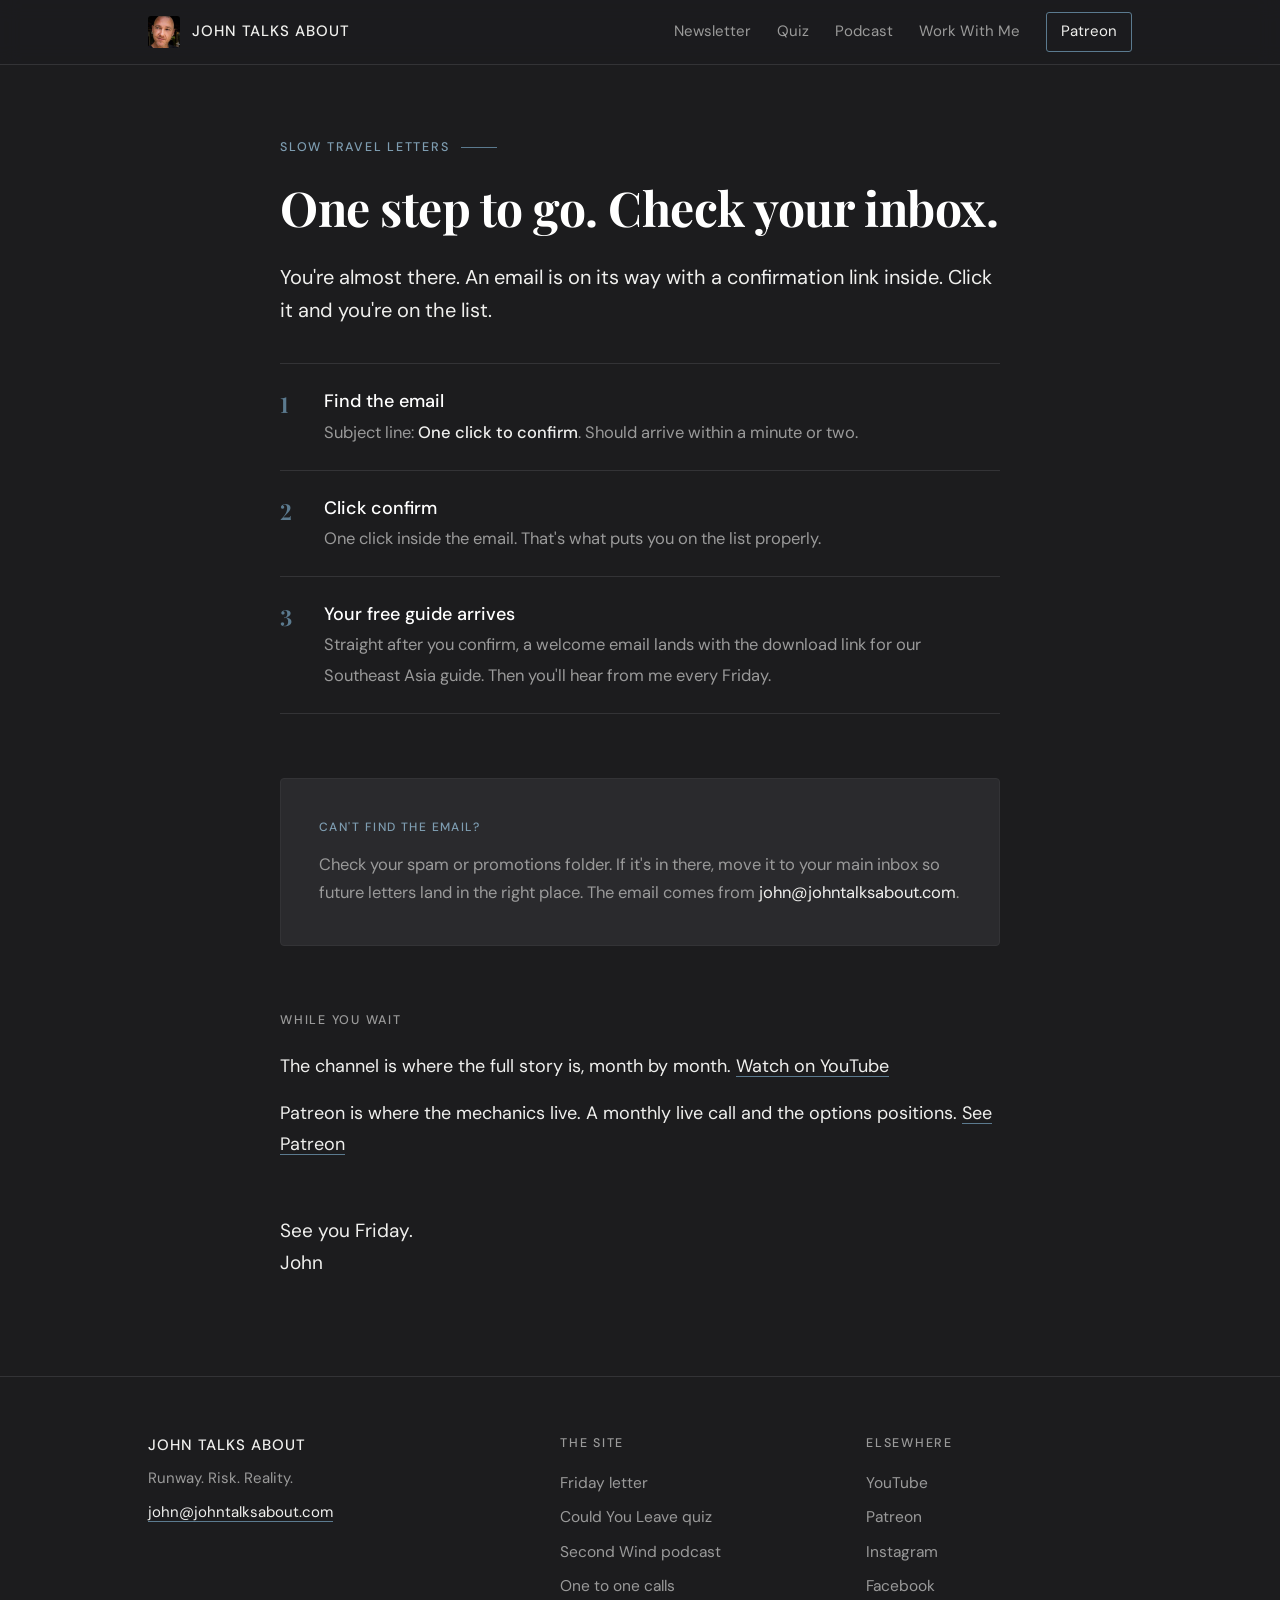
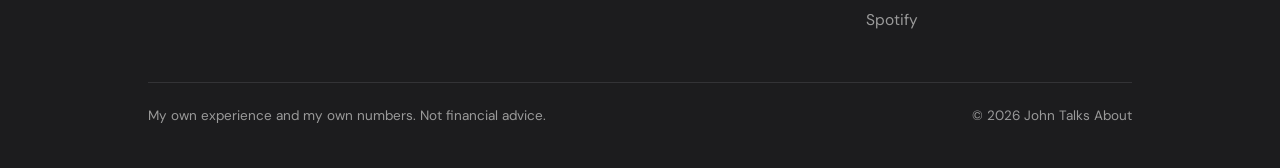
<file: check-email/index.html>
<!DOCTYPE html>
<html lang="en-GB">
<head>
<meta charset="utf-8">
<meta name="viewport" content="width=device-width, initial-scale=1">
<title>Check your inbox | John Talks About</title>
<meta name="description" content="One step to go. Confirm your email to get the Friday letter.">
<meta name="robots" content="noindex,follow">
<link rel="canonical" href="https://www.johntalksabout.com/check-email/">
<meta property="og:type" content="website">
<meta property="og:site_name" content="John Talks About">
<meta property="og:title" content="Check your inbox | John Talks About">
<meta property="og:description" content="One step to go. Confirm your email to get the Friday letter.">
<meta property="og:url" content="https://www.johntalksabout.com/check-email/">
<meta property="og:image" content="https://www.johntalksabout.com/assets/share.jpg">
<meta property="og:image:width" content="1200">
<meta property="og:image:height" content="630">
<meta name="twitter:card" content="summary_large_image">
<meta name="theme-color" content="#1C1C1E">
<link rel="icon" type="image/png" sizes="48x48" href="/assets/icon-48.png">
<link rel="apple-touch-icon" href="/assets/icon-180.png">
<link rel="preload" href="/assets/fonts/playfair-display-latin-700-normal.woff2" as="font" type="font/woff2" crossorigin>
<link rel="preload" href="/assets/fonts/dm-sans-latin-400-normal.woff2" as="font" type="font/woff2" crossorigin>
<link rel="stylesheet" href="/assets/site.css">
</head>
<body>
<a class="skip" href="#main">Skip to content</a>
<header class="site-head"><div class="wrap head-row">
  <a class="brand" href="/"><img src="/assets/john-small.jpg" width="64" height="64" alt="">John Talks About</a>
  <nav class="site-nav" aria-label="Main"><a href="/subscribe/">Newsletter</a><a href="/could-you-leave/">Quiz</a><a href="/#podcast">Podcast</a><a href="/work-with-me/">Work With Me</a><a class="nav-cta" href="https://www.patreon.com/cw/JohnTalksAbout" target="_blank" rel="noopener">Patreon</a></nav>
</div></header>
<main id="main">
<div class="page"><div class="wrap"><div class="narrow">
  <div class="kicker">Slow Travel Letters</div>
  <h1 class="page-h1">One step to go. Check your inbox.</h1>
  <p class="lead">You're almost there. An email is on its way with a confirmation link inside. Click it and you're on the list.</p>
  <ol class="steps">
    <li><div><b>Find the email</b><span>Subject line: <strong style="color:var(--text);font-weight:500">One click to confirm</strong>. Should arrive within a minute or two.</span></div></li>
    <li><div><b>Click confirm</b><span>One click inside the email. That's what puts you on the list properly.</span></div></li>
    <li><div><b>Your free guide arrives</b><span>Straight after you confirm, a welcome email lands with the download link for our Southeast Asia guide. Then you'll hear from me every Friday.</span></div></li>
  </ol>
  <div class="box block">
    <div class="card-eyebrow">Can't find the email?</div>
    <p style="font-size:16.5px;color:var(--muted)">Check your spam or promotions folder. If it's in there, move it to your main inbox so future letters land in the right place. The email comes from <span style="color:var(--text)">john@johntalksabout.com</span>.</p>
  </div>
  <div class="block prose">
    <div class="label">While you wait</div>
    <p>The channel is where the full story is, month by month. <a class="textlink" href="https://youtube.com/@JohnTalksUK" target="_blank" rel="noopener">Watch on YouTube</a></p>
    <p>Patreon is where the mechanics live. A monthly live call and the options positions. <a class="textlink" href="https://www.patreon.com/cw/JohnTalksAbout" target="_blank" rel="noopener">See Patreon</a></p>
  </div>
  <div class="signoff"><p>See you Friday.</p><p>John</p></div>
</div></div></div>
</main>
<footer class="site-foot"><div class="wrap">
  <div class="foot-grid">
    <div><div class="foot-brand">John Talks About</div><div class="foot-tag">Runway. Risk. Reality.</div><div class="foot-tag"><a class="textlink" href="mailto:john@johntalksabout.com">john@johntalksabout.com</a></div></div>
    <div class="foot-col"><div class="label">The site</div><a href="/subscribe/">Friday letter</a><a href="/could-you-leave/">Could You Leave quiz</a><a href="/#podcast">Second Wind podcast</a><a href="/work-with-me/">One to one calls</a></div>
    <div class="foot-col"><div class="label">Elsewhere</div><a href="https://youtube.com/@JohnTalksUK" target="_blank" rel="noopener">YouTube</a><a href="https://www.patreon.com/cw/JohnTalksAbout" target="_blank" rel="noopener">Patreon</a><a href="https://instagram.com/johntalksabout" target="_blank" rel="noopener">Instagram</a><a href="https://www.facebook.com/profile.php?id=61595739610836" target="_blank" rel="noopener">Facebook</a><a href="https://open.spotify.com/show/033ft6zJkqmsLYIiyQBE3k" target="_blank" rel="noopener">Spotify</a></div>
  </div>
  <div class="foot-fine"><span>My own experience and my own numbers. Not financial advice.</span><span>© 2026 John Talks About</span></div>
</div></footer>
<script src="/assets/site.js" defer></script>
<!-- Cloudflare Web Analytics --><script type='module' src='https://static.cloudflareinsights.com/beacon.min.js' data-cf-beacon='{"token": "eed4760fbddf49f697b73f5e62de4ad8"}'></script><!-- End Cloudflare Web Analytics -->
</body>
</html>
</file>
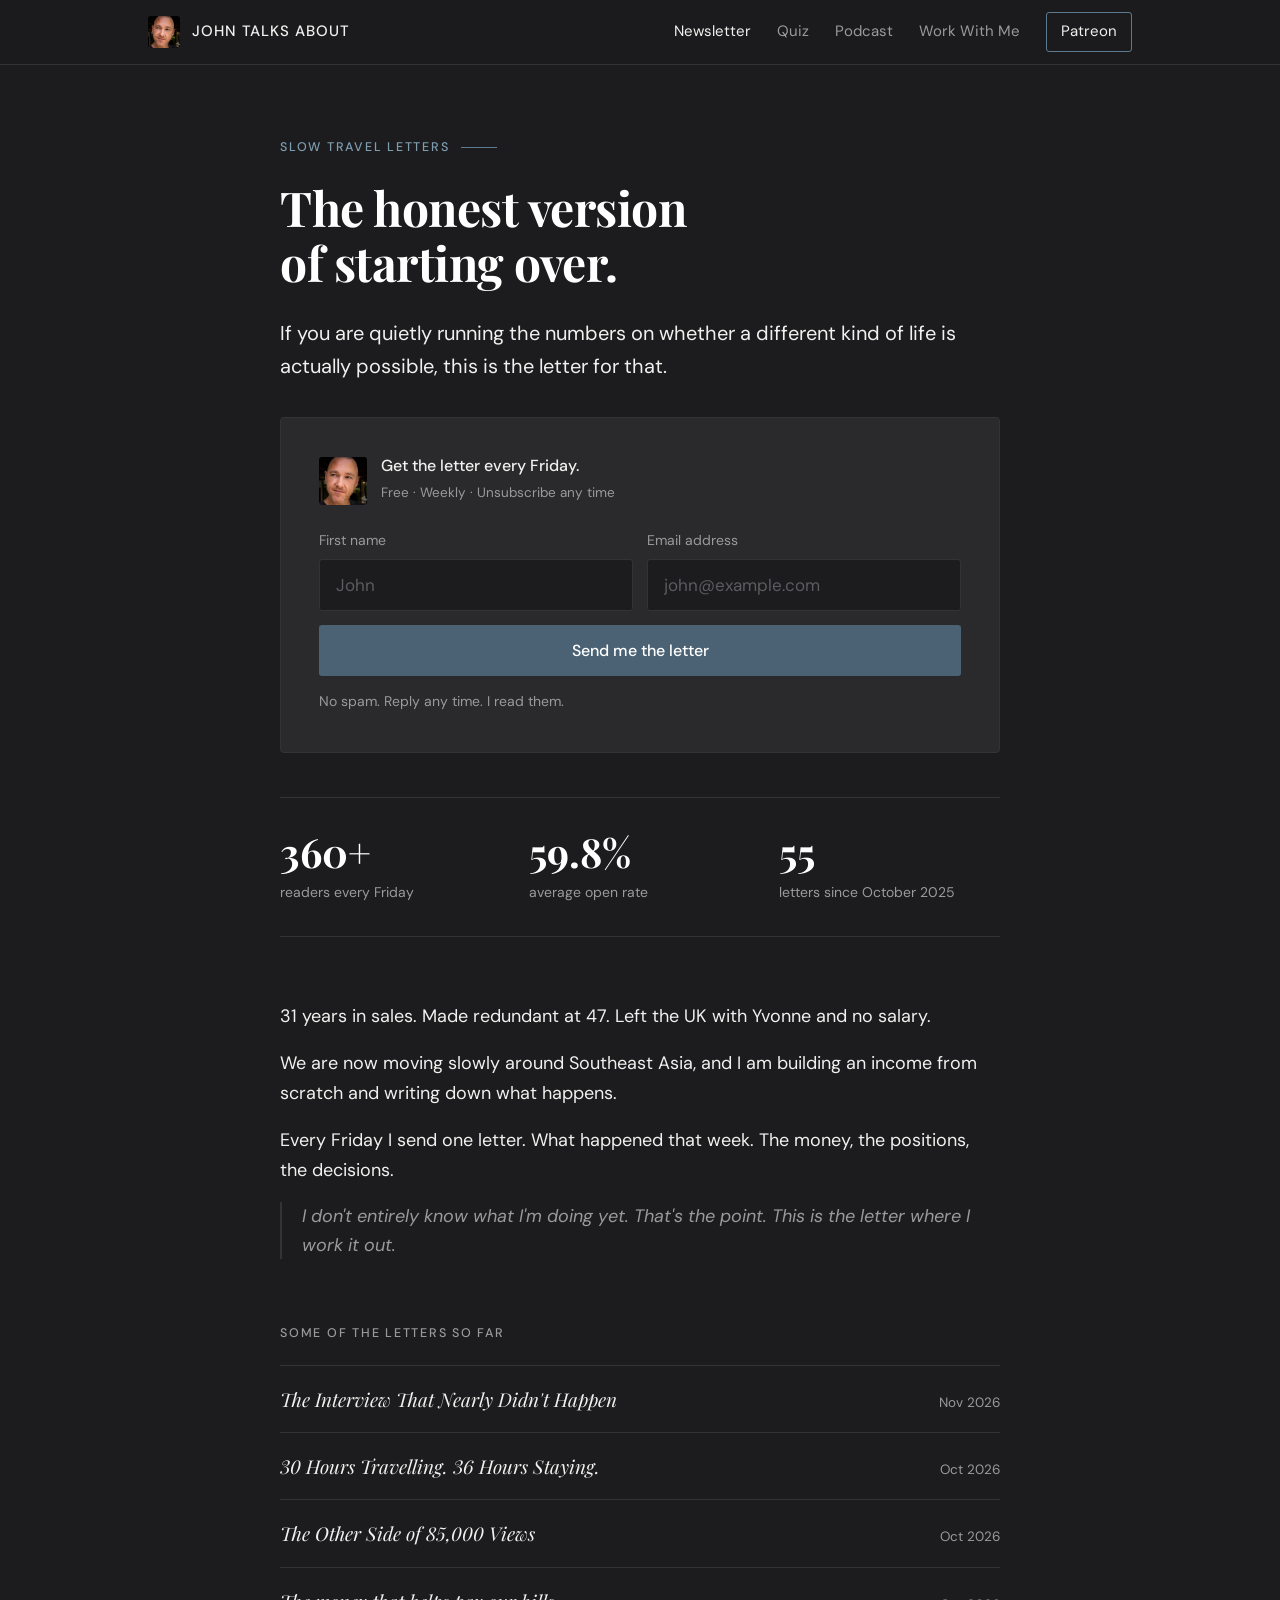
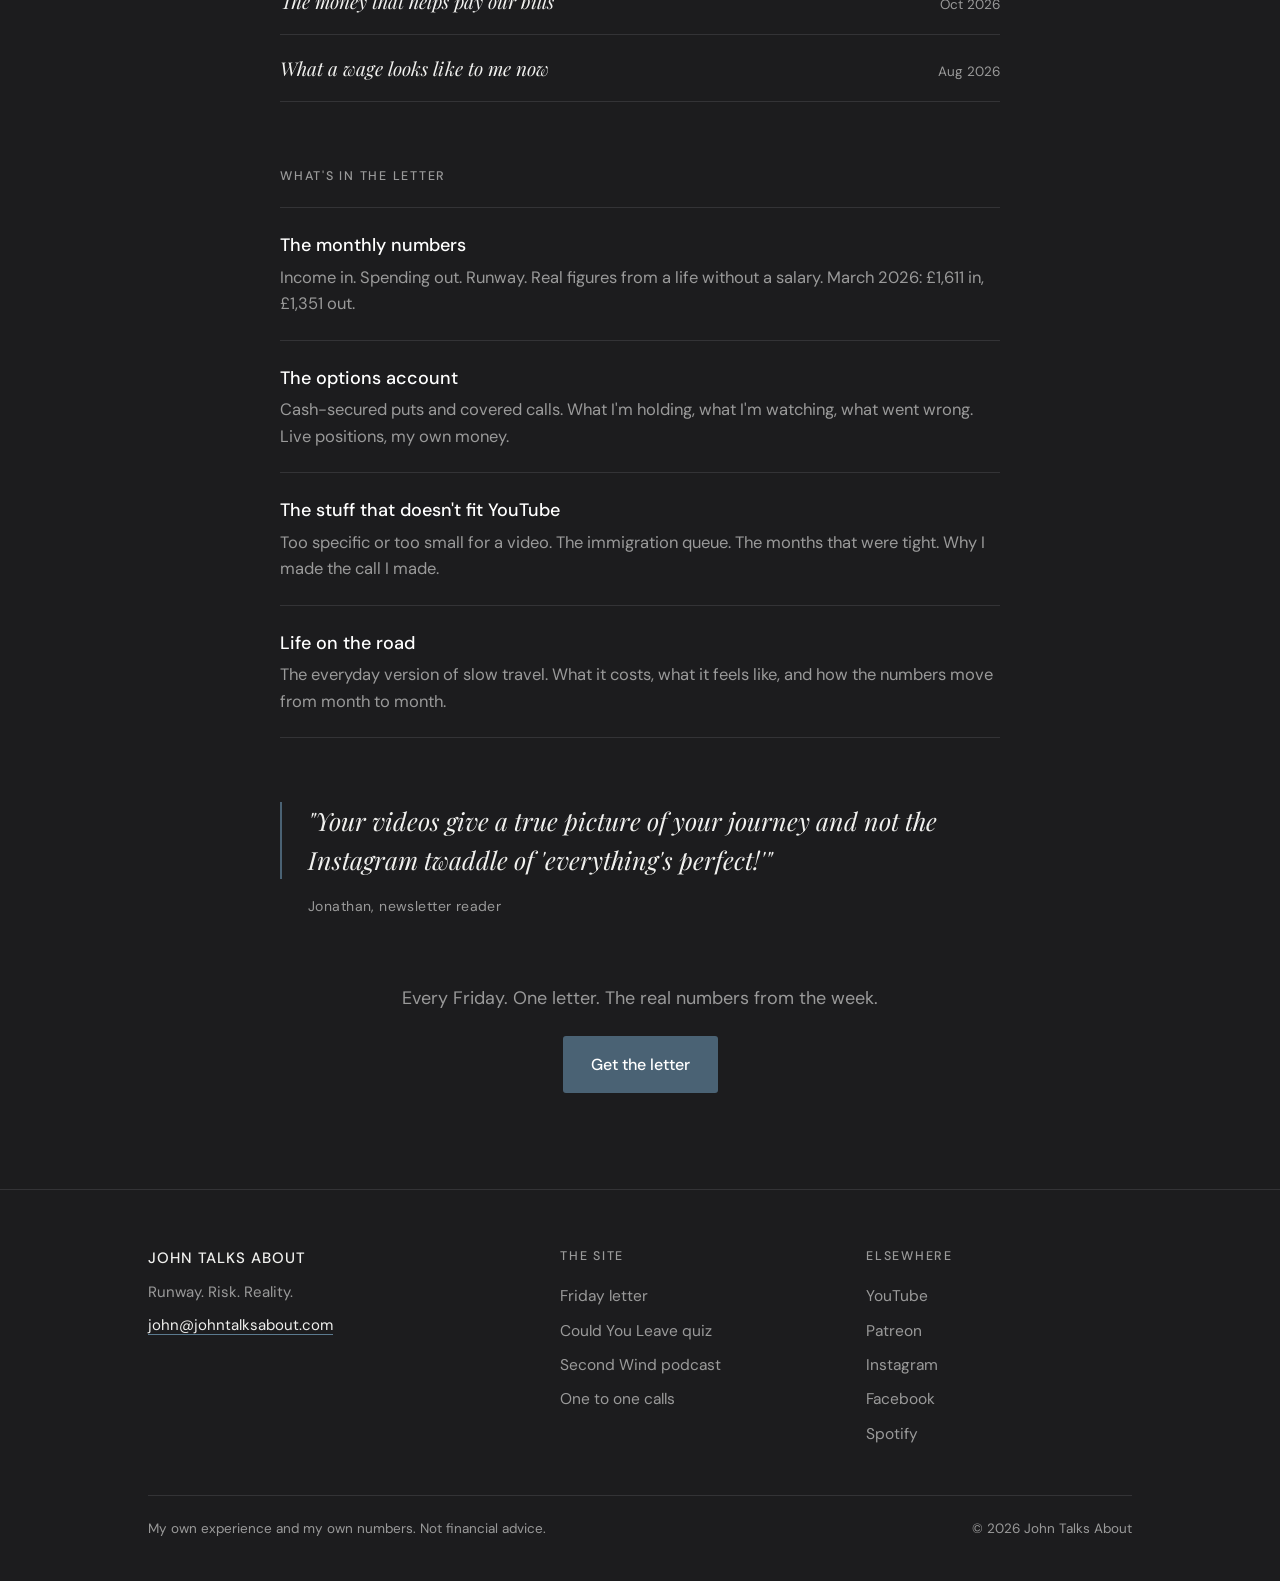
<file: subscribe/index.html>
<!DOCTYPE html>
<html lang="en-GB">
<head>
<meta charset="utf-8">
<meta name="viewport" content="width=device-width, initial-scale=1">
<title>Slow Travel Letters | John Talks About</title>
<meta name="description" content="One letter every Friday. The real numbers from a life without a salary in Southeast Asia.">
<meta name="robots" content="index,follow">
<link rel="canonical" href="https://www.johntalksabout.com/subscribe/">
<meta property="og:type" content="website">
<meta property="og:site_name" content="John Talks About">
<meta property="og:title" content="Slow Travel Letters | John Talks About">
<meta property="og:description" content="One letter every Friday. The real numbers from a life without a salary in Southeast Asia.">
<meta property="og:url" content="https://www.johntalksabout.com/subscribe/">
<meta property="og:image" content="https://www.johntalksabout.com/assets/share.jpg">
<meta property="og:image:width" content="1200">
<meta property="og:image:height" content="630">
<meta name="twitter:card" content="summary_large_image">
<meta name="theme-color" content="#1C1C1E">
<link rel="icon" type="image/png" sizes="48x48" href="/assets/icon-48.png">
<link rel="apple-touch-icon" href="/assets/icon-180.png">
<link rel="preload" href="/assets/fonts/playfair-display-latin-700-normal.woff2" as="font" type="font/woff2" crossorigin>
<link rel="preload" href="/assets/fonts/dm-sans-latin-400-normal.woff2" as="font" type="font/woff2" crossorigin>
<link rel="stylesheet" href="/assets/site.css">
</head>
<body>
<a class="skip" href="#main">Skip to content</a>
<header class="site-head"><div class="wrap head-row">
  <a class="brand" href="/"><img src="/assets/john-small.jpg" width="64" height="64" alt="">John Talks About</a>
  <nav class="site-nav" aria-label="Main"><a href="/subscribe/" aria-current="page">Newsletter</a><a href="/could-you-leave/">Quiz</a><a href="/#podcast">Podcast</a><a href="/work-with-me/">Work With Me</a><a class="nav-cta" href="https://www.patreon.com/cw/JohnTalksAbout" target="_blank" rel="noopener">Patreon</a></nav>
</div></header>
<main id="main">
<div class="page"><div class="wrap"><div class="narrow">
  <div class="kicker">Slow Travel Letters</div>
  <h1 class="page-h1">The honest version of starting over.</h1>
  <p class="lead">If you are quietly running the numbers on whether a different kind of life is actually possible, this is the letter for that.</p>

  <div class="form-card" id="jta-subscribe">
    <div class="from"><img src="/assets/john-small.jpg" width="96" height="96" alt=""><div><b>Get the letter every Friday.</b><span>Free · Weekly · Unsubscribe any time</span></div></div>
    <form method="post" action="https://www.aweber.com/scripts/addlead.pl">
        <input type="hidden" name="meta_web_form_id" value="1048109014">
        <input type="hidden" name="meta_split_id" value="">
        <input type="hidden" name="listname" value="awlist6916238">
        <input type="hidden" name="redirect" value="https://www.johntalksabout.com/check-email">
        <input type="hidden" name="meta_redirect_onlist" value="https://www.johntalksabout.com/check-email">
        <input type="hidden" name="meta_adtracking" value="Subscribe_Page_Form">
        <input type="hidden" name="meta_message" value="1">
        <input type="hidden" name="meta_required" value="name,email">
        <input type="hidden" name="meta_tooltip" value="">
      <div class="form-row">
        <div class="form-field"><label for="jta-fname">First name</label><input type="text" id="jta-fname" name="name" placeholder="John" autocomplete="given-name"></div>
        <div class="form-field"><label for="jta-email">Email address</label><input type="email" id="jta-email" name="email" placeholder="john@example.com" autocomplete="email" required></div>
      </div>
      <button type="submit" class="btn btn-block">Send me the letter</button>
    </form>
    <p class="form-note">No spam. Reply any time. I read them.</p>
  </div>

  <div class="stats three">
    <div><span class="stat-n" data-count="360" data-suffix="+">360+</span><span class="stat-l">readers every Friday</span></div>
    <div><span class="stat-n" data-count="59.8" data-suffix="%">59.8%</span><span class="stat-l">average open rate</span></div>
    <div><span class="stat-n" data-count="55">55</span><span class="stat-l">letters since October 2025</span></div>
  </div>

  <div class="block prose reveal">
    <p>31 years in sales. Made redundant at 47. Left the UK with Yvonne and no salary.</p>
    <p>We are now moving slowly around Southeast Asia, and I am building an income from scratch and writing down what happens.</p>
    <p>Every Friday I send one letter. What happened that week. The money, the positions, the decisions.</p>
    <p class="aside">I don't entirely know what I'm doing yet. That's the point. This is the letter where I work it out.</p>
  </div>

  <div class="block reveal">
    <div class="label">Some of the letters so far</div>
    <ul class="list letters"><li><i>The Interview That Nearly Didn't Happen</i><time>Nov 2026</time></li><li><i>30 Hours Travelling. 36 Hours Staying.</i><time>Oct 2026</time></li><li><i>The Other Side of 85,000 Views</i><time>Oct 2026</time></li><li><i>The money that helps pay our bills</i><time>Oct 2026</time></li><li><i>What a wage looks like to me now</i><time>Aug 2026</time></li></ul>
  </div>

  <div class="block reveal">
    <div class="label">What's in the letter</div>
    <ul class="list">
      <li><b>The monthly numbers</b><span>Income in. Spending out. Runway. Real figures from a life without a salary. March 2026: £1,611 in, £1,351 out.</span></li>
      <li><b>The options account</b><span>Cash-secured puts and covered calls. What I'm holding, what I'm watching, what went wrong. Live positions, my own money.</span></li>
      <li><b>The stuff that doesn't fit YouTube</b><span>Too specific or too small for a video. The immigration queue. The months that were tight. Why I made the call I made.</span></li>
      <li><b>Life on the road</b><span>The everyday version of slow travel. What it costs, what it feels like, and how the numbers move from month to month.</span></li>
    </ul>
  </div>

  <div class="block reveal">
    <blockquote class="quote">"Your videos give a true picture of your journey and not the Instagram twaddle of 'everything's perfect!'"</blockquote>
    <div class="quote-by">Jonathan, newsletter reader</div>
  </div>

  <div class="block center reveal">
    <p style="color:var(--muted);margin-bottom:22px">Every Friday. One letter. The real numbers from the week.</p>
    <a href="#jta-subscribe" class="btn">Get the letter</a>
  </div>
</div></div></div>
</main>
<footer class="site-foot"><div class="wrap">
  <div class="foot-grid">
    <div><div class="foot-brand">John Talks About</div><div class="foot-tag">Runway. Risk. Reality.</div><div class="foot-tag"><a class="textlink" href="mailto:john@johntalksabout.com">john@johntalksabout.com</a></div></div>
    <div class="foot-col"><div class="label">The site</div><a href="/subscribe/">Friday letter</a><a href="/could-you-leave/">Could You Leave quiz</a><a href="/#podcast">Second Wind podcast</a><a href="/work-with-me/">One to one calls</a></div>
    <div class="foot-col"><div class="label">Elsewhere</div><a href="https://youtube.com/@JohnTalksUK" target="_blank" rel="noopener">YouTube</a><a href="https://www.patreon.com/cw/JohnTalksAbout" target="_blank" rel="noopener">Patreon</a><a href="https://instagram.com/johntalksabout" target="_blank" rel="noopener">Instagram</a><a href="https://www.facebook.com/profile.php?id=61595739610836" target="_blank" rel="noopener">Facebook</a><a href="https://open.spotify.com/show/033ft6zJkqmsLYIiyQBE3k" target="_blank" rel="noopener">Spotify</a></div>
  </div>
  <div class="foot-fine"><span>My own experience and my own numbers. Not financial advice.</span><span>© 2026 John Talks About</span></div>
</div></footer>
<script src="/assets/site.js" defer></script>
<!-- Cloudflare Web Analytics --><script type='module' src='https://static.cloudflareinsights.com/beacon.min.js' data-cf-beacon='{"token": "eed4760fbddf49f697b73f5e62de4ad8"}'></script><!-- End Cloudflare Web Analytics -->
</body>
</html>
</file>
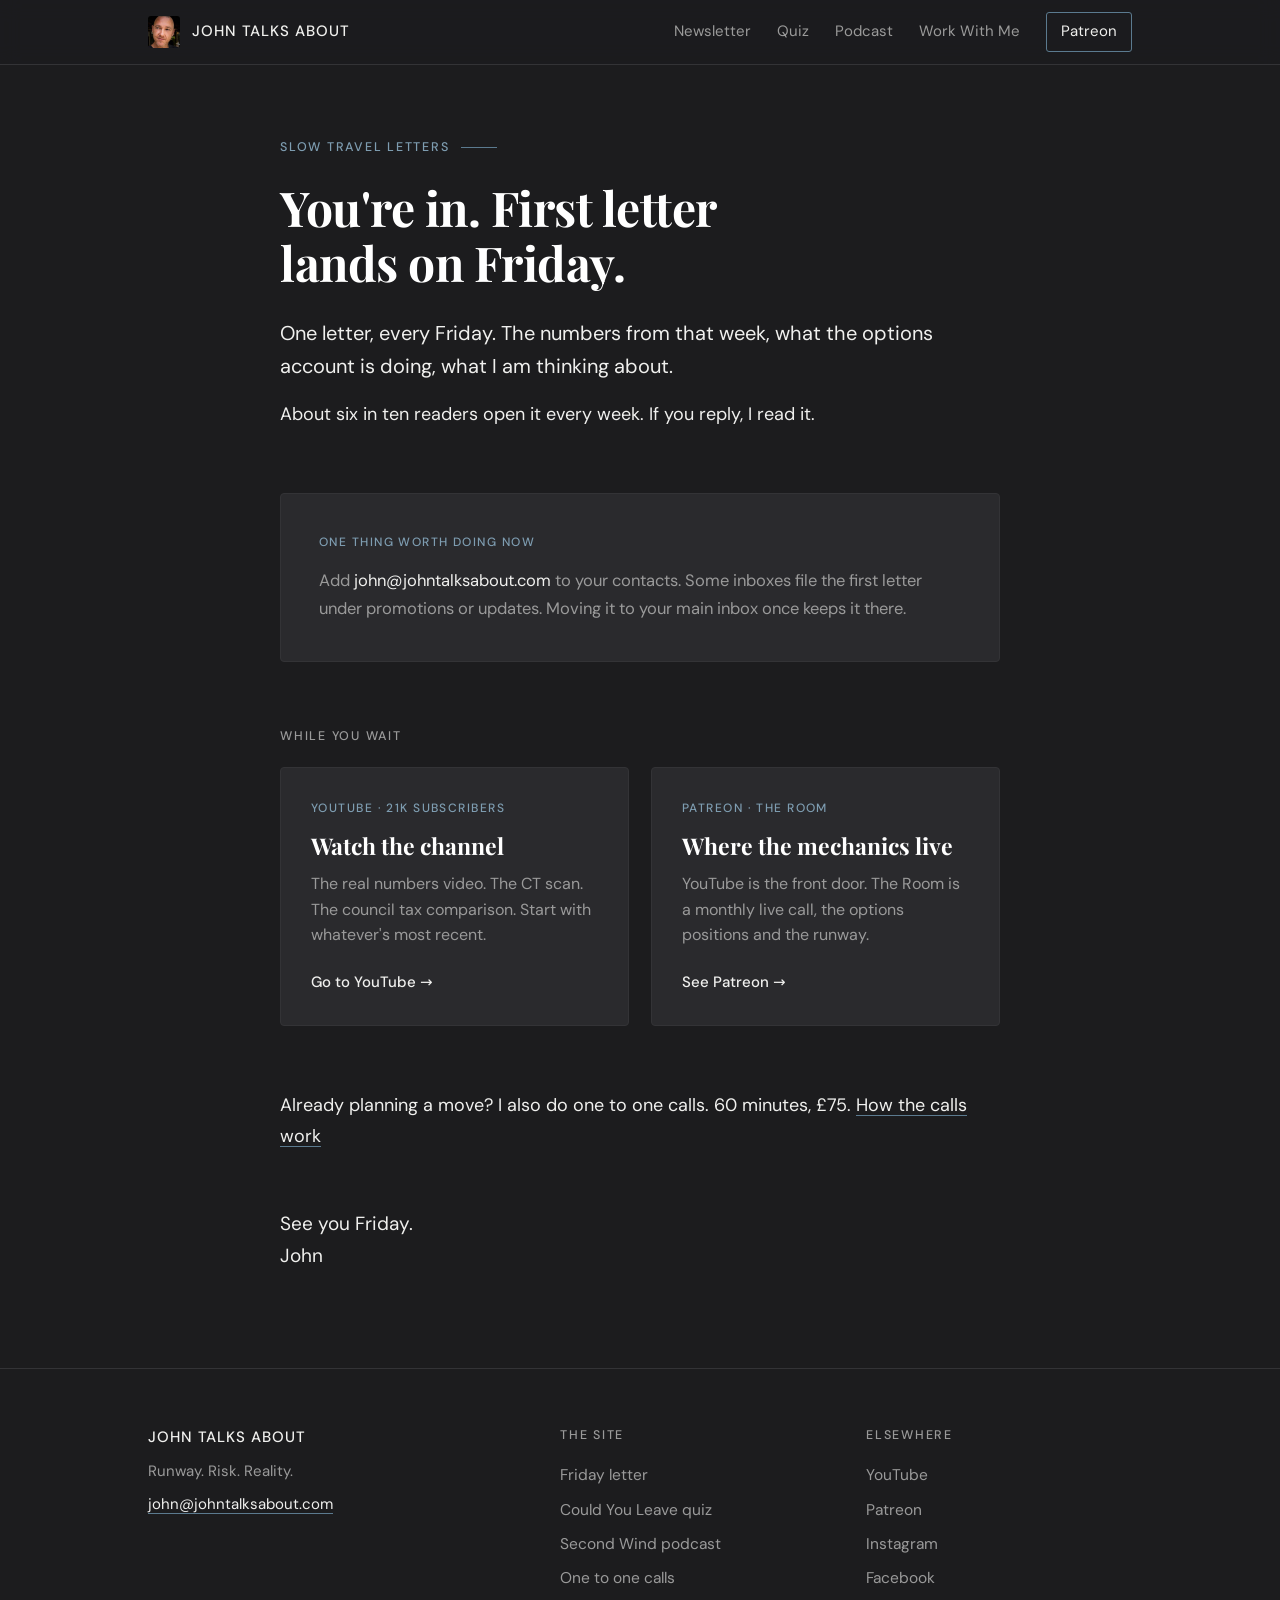
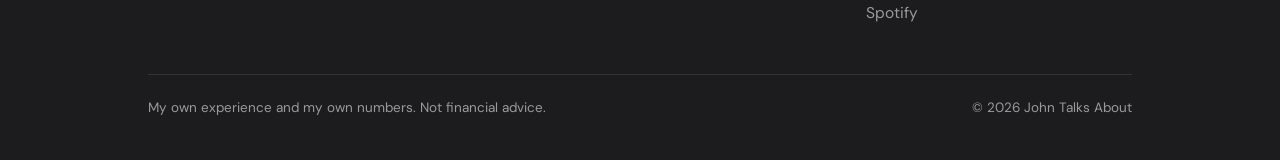
<file: thank-you/index.html>
<!DOCTYPE html>
<html lang="en-GB">
<head>
<meta charset="utf-8">
<meta name="viewport" content="width=device-width, initial-scale=1">
<title>You're in | John Talks About</title>
<meta name="description" content="You're on the list. First letter lands on Friday.">
<meta name="robots" content="noindex,follow">
<link rel="canonical" href="https://www.johntalksabout.com/thank-you/">
<meta property="og:type" content="website">
<meta property="og:site_name" content="John Talks About">
<meta property="og:title" content="You're in | John Talks About">
<meta property="og:description" content="You're on the list. First letter lands on Friday.">
<meta property="og:url" content="https://www.johntalksabout.com/thank-you/">
<meta property="og:image" content="https://www.johntalksabout.com/assets/share.jpg">
<meta property="og:image:width" content="1200">
<meta property="og:image:height" content="630">
<meta name="twitter:card" content="summary_large_image">
<meta name="theme-color" content="#1C1C1E">
<link rel="icon" type="image/png" sizes="48x48" href="/assets/icon-48.png">
<link rel="apple-touch-icon" href="/assets/icon-180.png">
<link rel="preload" href="/assets/fonts/playfair-display-latin-700-normal.woff2" as="font" type="font/woff2" crossorigin>
<link rel="preload" href="/assets/fonts/dm-sans-latin-400-normal.woff2" as="font" type="font/woff2" crossorigin>
<link rel="stylesheet" href="/assets/site.css">
</head>
<body>
<a class="skip" href="#main">Skip to content</a>
<header class="site-head"><div class="wrap head-row">
  <a class="brand" href="/"><img src="/assets/john-small.jpg" width="64" height="64" alt="">John Talks About</a>
  <nav class="site-nav" aria-label="Main"><a href="/subscribe/">Newsletter</a><a href="/could-you-leave/">Quiz</a><a href="/#podcast">Podcast</a><a href="/work-with-me/">Work With Me</a><a class="nav-cta" href="https://www.patreon.com/cw/JohnTalksAbout" target="_blank" rel="noopener">Patreon</a></nav>
</div></header>
<main id="main">
<div class="page"><div class="wrap"><div class="narrow">
  <div class="kicker">Slow Travel Letters</div>
  <h1 class="page-h1">You're in. First letter lands on Friday.</h1>
  <div class="prose">
    <p class="lead">One letter, every Friday. The numbers from that week, what the options account is doing, what I am thinking about.</p>
    <p>About six in ten readers open it every week. If you reply, I read it.</p>
  </div>
  <div class="box block">
    <div class="card-eyebrow">One thing worth doing now</div>
    <p style="font-size:16.5px;color:var(--muted)">Add <span style="color:var(--text)">john@johntalksabout.com</span> to your contacts. Some inboxes file the first letter under promotions or updates. Moving it to your main inbox once keeps it there.</p>
  </div>
  <div class="block">
    <div class="label">While you wait</div>
    <div class="two">
      <a class="card" href="https://youtube.com/@JohnTalksUK" target="_blank" rel="noopener"><div class="card-eyebrow">YouTube · 21k subscribers</div><div class="card-title">Watch the channel</div><div class="card-desc">The real numbers video. The CT scan. The council tax comparison. Start with whatever's most recent.</div><div class="card-go">Go to YouTube</div></a>
      <a class="card" href="https://www.patreon.com/cw/JohnTalksAbout" target="_blank" rel="noopener"><div class="card-eyebrow">Patreon · The Room</div><div class="card-title">Where the mechanics live</div><div class="card-desc">YouTube is the front door. The Room is a monthly live call, the options positions and the runway.</div><div class="card-go">See Patreon</div></a>
    </div>
  </div>
  <div class="block prose"><p>Already planning a move? I also do one to one calls. 60 minutes, £75. <a class="textlink" href="/work-with-me/">How the calls work</a></p></div>
  <div class="signoff"><p>See you Friday.</p><p>John</p></div>
</div></div></div>
</main>
<footer class="site-foot"><div class="wrap">
  <div class="foot-grid">
    <div><div class="foot-brand">John Talks About</div><div class="foot-tag">Runway. Risk. Reality.</div><div class="foot-tag"><a class="textlink" href="mailto:john@johntalksabout.com">john@johntalksabout.com</a></div></div>
    <div class="foot-col"><div class="label">The site</div><a href="/subscribe/">Friday letter</a><a href="/could-you-leave/">Could You Leave quiz</a><a href="/#podcast">Second Wind podcast</a><a href="/work-with-me/">One to one calls</a></div>
    <div class="foot-col"><div class="label">Elsewhere</div><a href="https://youtube.com/@JohnTalksUK" target="_blank" rel="noopener">YouTube</a><a href="https://www.patreon.com/cw/JohnTalksAbout" target="_blank" rel="noopener">Patreon</a><a href="https://instagram.com/johntalksabout" target="_blank" rel="noopener">Instagram</a><a href="https://www.facebook.com/profile.php?id=61595739610836" target="_blank" rel="noopener">Facebook</a><a href="https://open.spotify.com/show/033ft6zJkqmsLYIiyQBE3k" target="_blank" rel="noopener">Spotify</a></div>
  </div>
  <div class="foot-fine"><span>My own experience and my own numbers. Not financial advice.</span><span>© 2026 John Talks About</span></div>
</div></footer>
<script src="/assets/site.js" defer></script>
<!-- Cloudflare Web Analytics --><script type='module' src='https://static.cloudflareinsights.com/beacon.min.js' data-cf-beacon='{"token": "eed4760fbddf49f697b73f5e62de4ad8"}'></script><!-- End Cloudflare Web Analytics -->
</body>
</html>
</file>
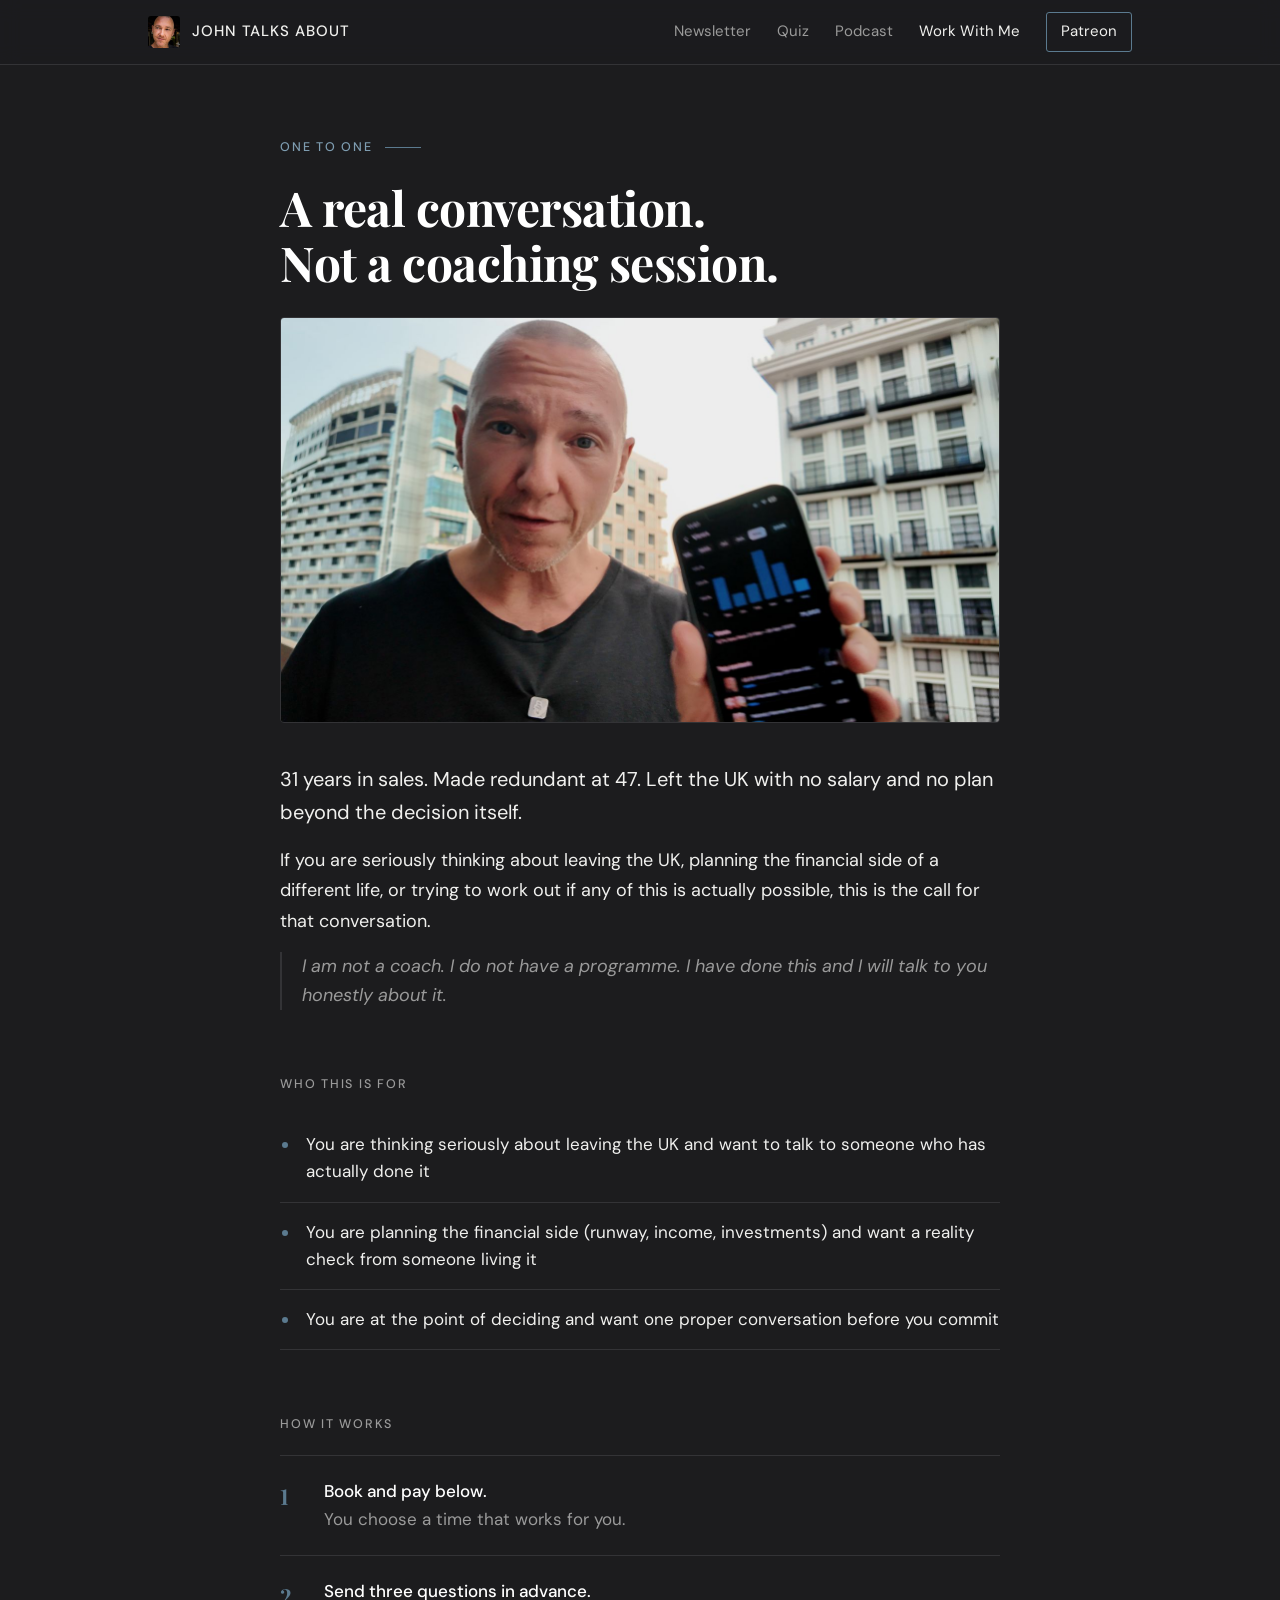
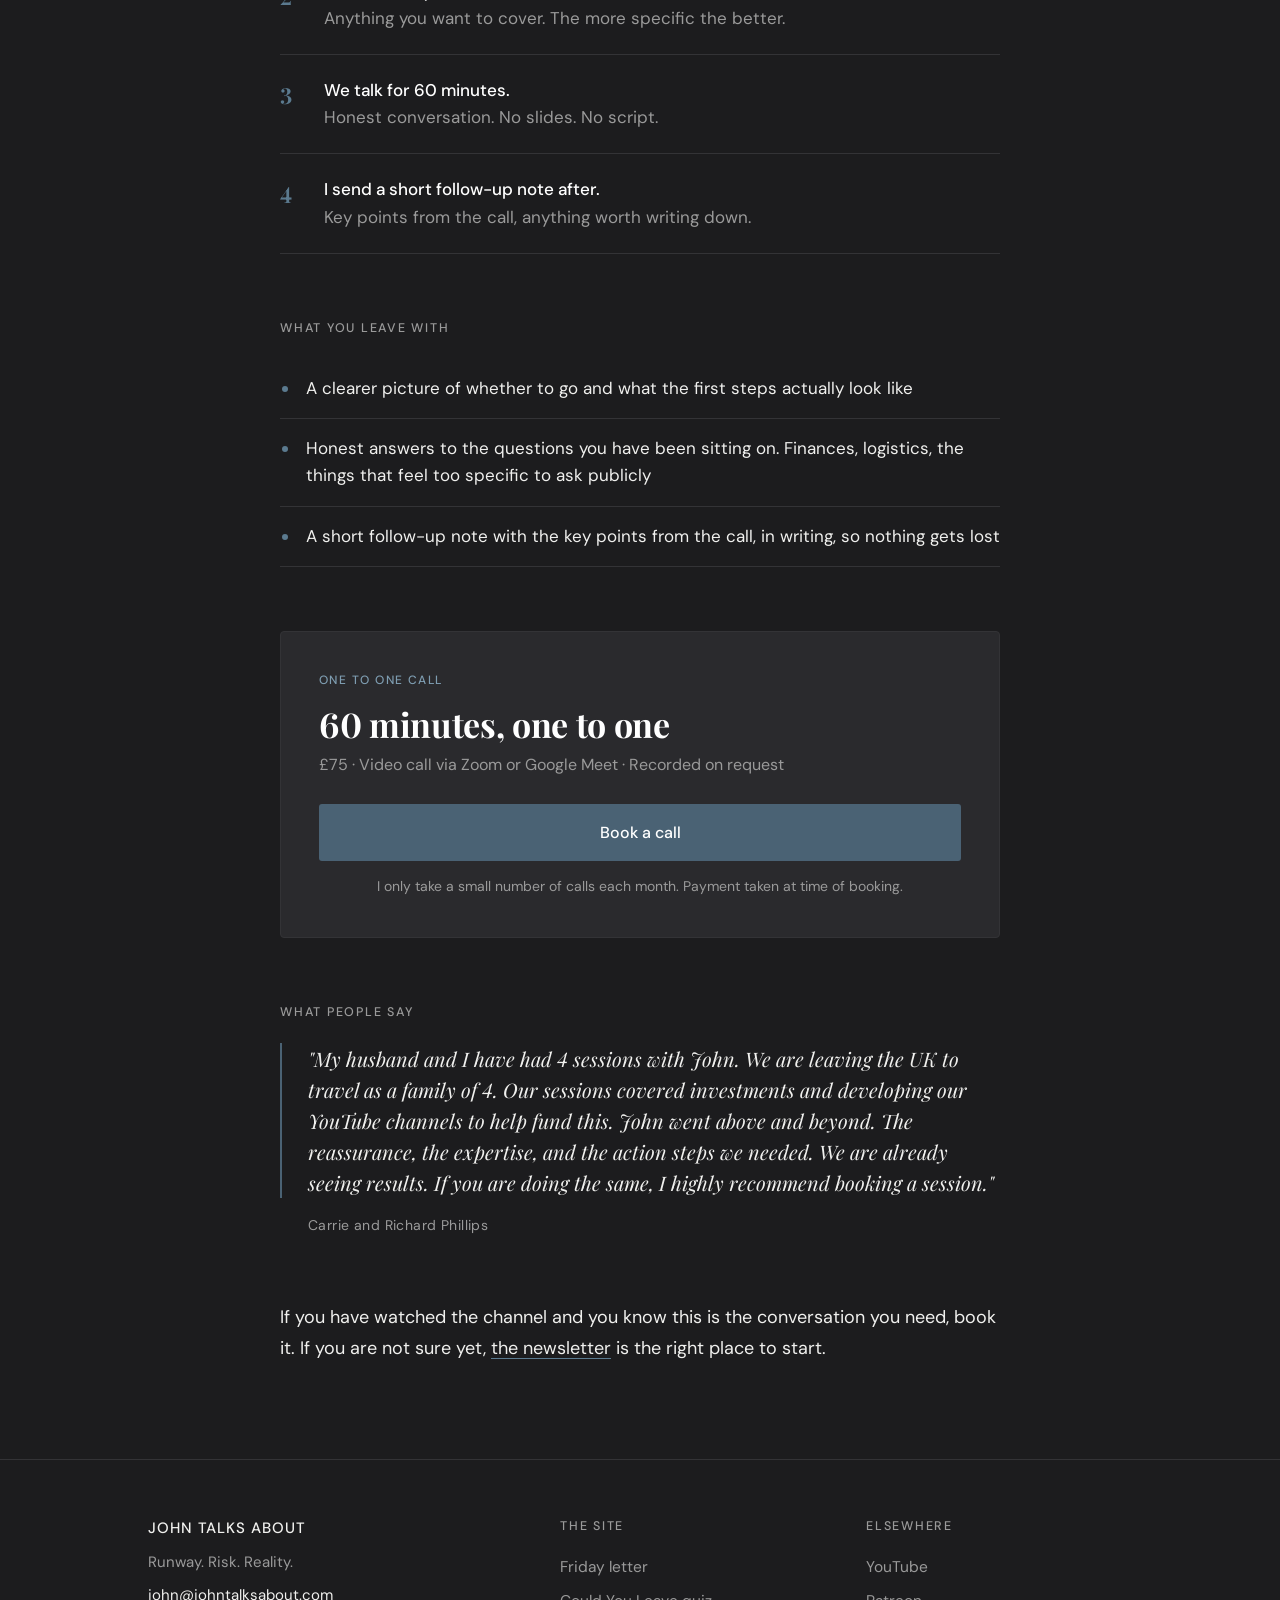
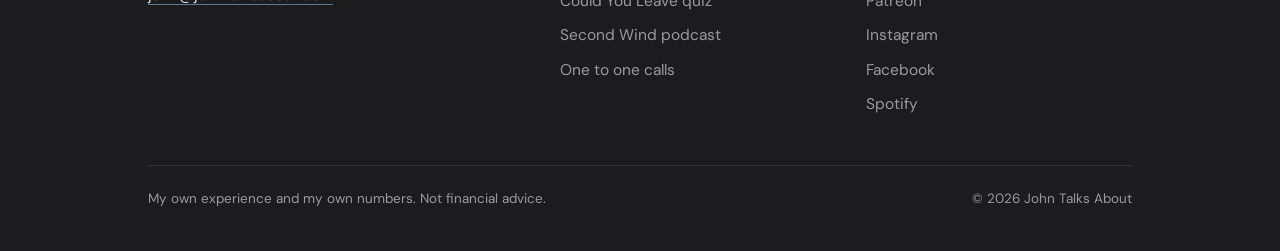
<file: work-with-me/index.html>
<!DOCTYPE html>
<html lang="en-GB">
<head>
<meta charset="utf-8">
<meta name="viewport" content="width=device-width, initial-scale=1">
<title>Work With Me | John Talks About</title>
<meta name="description" content="A 60 minute one to one call for people seriously thinking about leaving the UK. £75.">
<meta name="robots" content="index,follow">
<link rel="canonical" href="https://www.johntalksabout.com/work-with-me/">
<meta property="og:type" content="website">
<meta property="og:site_name" content="John Talks About">
<meta property="og:title" content="Work With Me | John Talks About">
<meta property="og:description" content="A 60 minute one to one call for people seriously thinking about leaving the UK. £75.">
<meta property="og:url" content="https://www.johntalksabout.com/work-with-me/">
<meta property="og:image" content="https://www.johntalksabout.com/assets/share.jpg">
<meta property="og:image:width" content="1200">
<meta property="og:image:height" content="630">
<meta name="twitter:card" content="summary_large_image">
<meta name="theme-color" content="#1C1C1E">
<link rel="icon" type="image/png" sizes="48x48" href="/assets/icon-48.png">
<link rel="apple-touch-icon" href="/assets/icon-180.png">
<link rel="preload" href="/assets/fonts/playfair-display-latin-700-normal.woff2" as="font" type="font/woff2" crossorigin>
<link rel="preload" href="/assets/fonts/dm-sans-latin-400-normal.woff2" as="font" type="font/woff2" crossorigin>
<link rel="stylesheet" href="/assets/site.css">
</head>
<body>
<a class="skip" href="#main">Skip to content</a>
<header class="site-head"><div class="wrap head-row">
  <a class="brand" href="/"><img src="/assets/john-small.jpg" width="64" height="64" alt="">John Talks About</a>
  <nav class="site-nav" aria-label="Main"><a href="/subscribe/">Newsletter</a><a href="/could-you-leave/">Quiz</a><a href="/#podcast">Podcast</a><a href="/work-with-me/" aria-current="page">Work With Me</a><a class="nav-cta" href="https://www.patreon.com/cw/JohnTalksAbout" target="_blank" rel="noopener">Patreon</a></nav>
</div></header>
<main id="main">
<div class="page"><div class="wrap"><div class="narrow">
  <div class="kicker">One to one</div>
  <h1 class="page-h1">A real conversation. Not a coaching session.</h1>
  <img class="page-photo" src="/assets/john-numbers.jpg" width="1440" height="810" alt="John holding up his phone showing a month of income numbers">
  <div class="prose">
    <p class="lead">31 years in sales. Made redundant at 47. Left the UK with no salary and no plan beyond the decision itself.</p>
    <p>If you are seriously thinking about leaving the UK, planning the financial side of a different life, or trying to work out if any of this is actually possible, this is the call for that conversation.</p>
    <p class="aside">I am not a coach. I do not have a programme. I have done this and I will talk to you honestly about it.</p>
  </div>

  <div class="block reveal"><div class="label">Who this is for</div><ul class="bullets"><li>You are thinking seriously about leaving the UK and want to talk to someone who has actually done it</li><li>You are planning the financial side (runway, income, investments) and want a reality check from someone living it</li><li>You are at the point of deciding and want one proper conversation before you commit</li></ul></div>
  <div class="block reveal"><div class="label">How it works</div><ol class="steps plain" style="margin-top:0"><li><div><strong>Book and pay below.</strong> You choose a time that works for you.</div></li><li><div><strong>Send three questions in advance.</strong> Anything you want to cover. The more specific the better.</div></li><li><div><strong>We talk for 60 minutes.</strong> Honest conversation. No slides. No script.</div></li><li><div><strong>I send a short follow-up note after.</strong> Key points from the call, anything worth writing down.</div></li></ol></div>
  <div class="block reveal"><div class="label">What you leave with</div><ul class="bullets"><li>A clearer picture of whether to go and what the first steps actually look like</li><li>Honest answers to the questions you have been sitting on. Finances, logistics, the things that feel too specific to ask publicly</li><li>A short follow-up note with the key points from the call, in writing, so nothing gets lost</li></ul></div>

  <div class="box block reveal">
    <div class="card-eyebrow">One to one call</div>
    <h2>60 minutes, one to one</h2>
    <p class="price">£75 · Video call via Zoom or Google Meet · Recorded on request</p>
    <a href="https://tidycal.com/1gj6l70/60-minute-consultation" class="btn btn-block" target="_blank" rel="noopener">Book a call</a>
    <p class="fine">I only take a small number of calls each month. Payment taken at time of booking.</p>
  </div>

  <div class="block reveal">
    <div class="label">What people say</div>
    <blockquote class="quote" style="font-size:20px">"My husband and I have had 4 sessions with John. We are leaving the UK to travel as a family of 4. Our sessions covered investments and developing our YouTube channels to help fund this. John went above and beyond. The reassurance, the expertise, and the action steps we needed. We are already seeing results. If you are doing the same, I highly recommend booking a session."</blockquote>
    <div class="quote-by">Carrie and Richard Phillips</div>
  </div>

  <div class="block prose reveal">
    <p>If you have watched the channel and you know this is the conversation you need, book it. If you are not sure yet, <a class="textlink" href="/subscribe/">the newsletter</a> is the right place to start.</p>
  </div>
</div></div></div>
</main>
<footer class="site-foot"><div class="wrap">
  <div class="foot-grid">
    <div><div class="foot-brand">John Talks About</div><div class="foot-tag">Runway. Risk. Reality.</div><div class="foot-tag"><a class="textlink" href="mailto:john@johntalksabout.com">john@johntalksabout.com</a></div></div>
    <div class="foot-col"><div class="label">The site</div><a href="/subscribe/">Friday letter</a><a href="/could-you-leave/">Could You Leave quiz</a><a href="/#podcast">Second Wind podcast</a><a href="/work-with-me/">One to one calls</a></div>
    <div class="foot-col"><div class="label">Elsewhere</div><a href="https://youtube.com/@JohnTalksUK" target="_blank" rel="noopener">YouTube</a><a href="https://www.patreon.com/cw/JohnTalksAbout" target="_blank" rel="noopener">Patreon</a><a href="https://instagram.com/johntalksabout" target="_blank" rel="noopener">Instagram</a><a href="https://www.facebook.com/profile.php?id=61595739610836" target="_blank" rel="noopener">Facebook</a><a href="https://open.spotify.com/show/033ft6zJkqmsLYIiyQBE3k" target="_blank" rel="noopener">Spotify</a></div>
  </div>
  <div class="foot-fine"><span>My own experience and my own numbers. Not financial advice.</span><span>© 2026 John Talks About</span></div>
</div></footer>
<script src="/assets/site.js" defer></script>
<!-- Cloudflare Web Analytics --><script type='module' src='https://static.cloudflareinsights.com/beacon.min.js' data-cf-beacon='{"token": "eed4760fbddf49f697b73f5e62de4ad8"}'></script><!-- End Cloudflare Web Analytics -->
</body>
</html>
</file>
<file: assets/site.css>
@font-face{font-family:'Playfair Display';font-style:normal;font-weight:700;font-display:swap;src:url(/assets/fonts/playfair-display-latin-700-normal.woff2) format('woff2')}
@font-face{font-family:'Playfair Display';font-style:italic;font-weight:400;font-display:swap;src:url(/assets/fonts/playfair-display-latin-400-italic.woff2) format('woff2')}
@font-face{font-family:'DM Sans';font-style:normal;font-weight:400;font-display:swap;src:url(/assets/fonts/dm-sans-latin-400-normal.woff2) format('woff2')}
@font-face{font-family:'DM Sans';font-style:normal;font-weight:500;font-display:swap;src:url(/assets/fonts/dm-sans-latin-500-normal.woff2) format('woff2')}
@font-face{font-family:'DM Sans';font-style:italic;font-weight:400;font-display:swap;src:url(/assets/fonts/dm-sans-latin-400-italic.woff2) format('woff2')}
:root{--bg:#1C1C1E;--card:#2A2A2D;--text:#F0F0EE;--muted:#9A9A9A;--accent:#4A6274;--accent-l:#5B7A8F;--accent-t:#7E9DB1;--line:#333336;--pos:#4CAF78;--serif:'Playfair Display',Georgia,serif;--sans:'DM Sans',system-ui,-apple-system,sans-serif}
*{box-sizing:border-box;margin:0;padding:0}
html{background:var(--bg);scroll-behavior:smooth;-webkit-text-size-adjust:100%}
body{background:var(--bg);color:var(--text);font-family:var(--sans);font-size:18px;line-height:1.7;-webkit-font-smoothing:antialiased;min-height:100vh}
img{max-width:100%;height:auto;display:block}
a{color:inherit}
:focus-visible{outline:2px solid var(--accent-l);outline-offset:3px}
.skip{position:absolute;left:-999px;top:0;background:var(--text);color:var(--bg);padding:10px 16px;z-index:100}
.skip:focus{left:12px;top:12px}
.wrap{max-width:1040px;margin:0 auto;padding:0 28px}
.narrow{max-width:720px;margin:0 auto}

/* header */
.site-head{position:sticky;top:0;z-index:50;background:rgba(28,28,30,.9);backdrop-filter:blur(10px);-webkit-backdrop-filter:blur(10px);border-bottom:1px solid var(--line)}
.head-row{display:flex;align-items:center;justify-content:space-between;gap:10px 24px;min-height:64px;flex-wrap:wrap;padding-top:10px;padding-bottom:10px}
.brand{display:flex;align-items:center;gap:12px;text-decoration:none;font-weight:500;font-size:15px;letter-spacing:.06em;text-transform:uppercase;white-space:nowrap}
.brand img{width:32px;height:32px;border-radius:3px;object-fit:cover}
.site-nav{display:flex;align-items:center;gap:26px}
.site-nav a{font-size:15px;color:var(--muted);text-decoration:none;white-space:nowrap;transition:color .15s}
.site-nav a:hover,.site-nav a[aria-current=page]{color:var(--text)}
.site-nav a.nav-cta{color:var(--text);border:1px solid var(--accent-l);border-radius:3px;padding:6px 14px}
.site-nav a.nav-cta:hover{background:var(--accent)}

/* type */
.kicker{font-size:12.5px;font-weight:500;letter-spacing:.14em;text-transform:uppercase;color:var(--accent-t);display:flex;align-items:center;gap:12px;margin-bottom:22px}
.kicker::after{content:'';width:36px;height:1px;background:var(--accent-l)}
h1,h2,h3{font-family:var(--serif);font-weight:700;color:#fff;letter-spacing:-.01em;font-variant-numeric:lining-nums;text-wrap:balance}
.stat-n,.card-title,.quote,.letters i,.cats li::before,.steps li::before{font-variant-numeric:lining-nums}
[id]{scroll-margin-top:92px}
h1{font-size:clamp(34px,5vw,54px);line-height:1.12}
h1.page-h1{font-size:clamp(33px,4.6vw,48px);line-height:1.15;margin-bottom:26px}
h2{font-size:clamp(26px,3.2vw,34px);line-height:1.2}
.label{font-size:12.5px;font-weight:500;letter-spacing:.14em;text-transform:uppercase;color:var(--muted);margin-bottom:14px}
.lead{font-size:20px;line-height:1.65}
.prose p+p{margin-top:16px}
.aside{color:var(--muted);font-style:italic;border-left:2px solid var(--line);padding-left:20px;margin-top:30px;line-height:1.6}
.textlink{color:var(--text);text-decoration:underline;text-decoration-color:var(--accent-l);text-underline-offset:4px}
.textlink:hover{text-decoration-color:var(--text)}

/* buttons */
.btn{display:inline-block;background:var(--accent);color:#fff;font-family:var(--sans);font-size:16px;font-weight:500;padding:15px 28px;border-radius:3px;border:0;text-decoration:none;cursor:pointer;transition:background .15s,transform .15s}
.btn:hover{background:var(--accent-l);transform:translateY(-1px)}
.btn-block{display:block;width:100%;text-align:center}
.btn-ghost{background:transparent;border:1px solid var(--line);color:var(--text)}
.btn-ghost:hover{background:transparent;border-color:var(--accent-l)}

/* sections */
.sec{padding:84px 0;border-top:1px solid var(--line)}
.sec-head{display:flex;align-items:flex-end;justify-content:space-between;gap:16px 32px;flex-wrap:wrap;margin-bottom:36px}
.sec-head a{font-size:15px}
.page{padding:72px 0 96px}

/* home hero */
.hero{padding:76px 0 0}
.hero-grid{display:grid;grid-template-columns:minmax(0,1.2fr) minmax(0,.8fr);gap:64px;align-items:center}
.hero-sub{font-size:20px;line-height:1.6;margin:24px 0 34px;max-width:30em}
.hero-actions{display:flex;align-items:center;gap:14px;flex-wrap:wrap}
.portrait{position:relative}
.portrait img{width:100%;aspect-ratio:1;object-fit:cover;-webkit-mask-image:linear-gradient(to right,transparent 0,#000 11%,#000 89%,transparent 100%),linear-gradient(to bottom,transparent 0,#000 9%,#000 86%,transparent 100%);-webkit-mask-composite:source-in;mask-image:linear-gradient(to right,transparent 0,#000 11%,#000 89%,transparent 100%),linear-gradient(to bottom,transparent 0,#000 9%,#000 86%,transparent 100%);mask-composite:intersect}
.stats{display:grid;grid-template-columns:repeat(4,1fr);gap:28px;margin-top:76px;padding:34px 0;border-top:1px solid var(--line)}
.stats.three{grid-template-columns:repeat(3,1fr);margin-top:44px;border-bottom:1px solid var(--line)}
.stat-n{font-family:var(--serif);font-weight:700;font-size:clamp(30px,3.6vw,40px);color:#fff;line-height:1;display:block;margin-bottom:10px;font-variant-numeric:tabular-nums}
.stat-l{font-size:14px;color:var(--muted);line-height:1.45;display:block}

/* videos */
.vid-row{display:grid;grid-template-columns:repeat(3,1fr);gap:22px}
.vid{text-decoration:none;display:block}
.vid-thumb{position:relative;overflow:hidden;border-radius:4px;border:1px solid var(--line);background:var(--card);aspect-ratio:16/9}
.vid-thumb img{width:100%;height:100%;object-fit:cover;transition:transform .5s}
.vid:hover .vid-thumb img{transform:scale(1.04)}
.vid:hover .vid-thumb{border-color:var(--accent-l)}
.play{position:absolute;left:14px;bottom:14px;width:40px;height:40px;border-radius:3px;background:rgba(28,28,30,.85);display:grid;place-items:center}
.play::before{content:'';border-left:12px solid #fff;border-top:7px solid transparent;border-bottom:7px solid transparent;margin-left:3px}
.vid-title{font-size:16.5px;font-weight:500;line-height:1.45;margin-top:14px}

/* quiz band */
.band{background:var(--card);border-top:1px solid var(--line);border-bottom:1px solid var(--line);padding:84px 0}
.band+.sec{border-top:0}
.quiz-grid{display:grid;grid-template-columns:minmax(0,1.1fr) minmax(0,.9fr);gap:64px;align-items:center}
.quiz-grid h2{font-size:clamp(32px,4.6vw,50px);line-height:1.1;margin-bottom:20px}
.quiz-grid p{margin-bottom:30px;max-width:28em}
.cats{list-style:none;counter-reset:c;border-top:1px solid var(--line)}
.cats li{counter-increment:c;display:flex;gap:18px;align-items:baseline;padding:15px 0;border-bottom:1px solid var(--line);font-size:17px}
.cats li::before{content:counter(c,decimal-leading-zero);font-family:var(--serif);font-weight:700;color:var(--accent-l);font-size:15px;min-width:24px}

/* cards */
.cards{display:grid;grid-template-columns:repeat(3,1fr);gap:22px}
.card{display:flex;flex-direction:column;background:var(--card);border:1px solid var(--line);border-radius:4px;padding:30px;text-decoration:none;transition:border-color .15s,transform .15s}
a.card:hover{border-color:var(--accent-l);transform:translateY(-3px)}
.card-eyebrow{font-size:12px;font-weight:500;letter-spacing:.12em;text-transform:uppercase;color:var(--accent-t);margin-bottom:14px}
.card-title{font-family:var(--serif);font-weight:700;font-size:23px;color:#fff;line-height:1.25;margin-bottom:10px}
.card-desc{font-size:16px;color:var(--muted);line-height:1.6;flex:1}
.card-go{margin-top:22px;font-size:15px;font-weight:500;color:var(--text)}
.card-go::after{content:' \2192';transition:margin .15s}
a.card:hover .card-go::after{margin-left:5px}

/* podcast */
.pod-frame{width:100%;height:352px;border:0;border-radius:4px;background:var(--card);display:block}

/* about */
.about-grid{display:grid;grid-template-columns:minmax(0,.95fr) minmax(0,1.05fr);gap:56px;align-items:center}
.about-grid img,.mosaic img,.page-photo{border-radius:4px;border:1px solid var(--line)}
.about-grid h2{margin-bottom:22px}
.mosaic{display:grid;grid-template-columns:2fr 1fr 1fr;gap:16px;margin-top:56px}
.mosaic img{width:100%;height:320px;object-fit:cover}

/* newsletter + forms */
.form-card,.box{background:var(--card);border:1px solid var(--line);border-radius:4px;padding:38px}
.form-card{margin-top:34px}
.from{display:flex;align-items:center;gap:14px;margin-bottom:22px}
.from img{width:48px;height:48px;border-radius:3px;object-fit:cover}
.from b{display:block;font-weight:500;font-size:16px;line-height:1.3}
.from span{font-size:13.5px;color:var(--muted)}
.form-row{display:flex;gap:14px;margin-bottom:14px}
.form-field{flex:1;min-width:0}
.form-field label{display:block;font-size:14px;color:var(--muted);margin-bottom:6px}
input[type=text],input[type=email]{width:100%;background:var(--bg);border:1px solid var(--line);color:var(--text);font-family:var(--sans);font-size:17px;padding:14px 16px;border-radius:3px;-webkit-appearance:none}
input::placeholder{color:#5c5c60}
input:focus{outline:none;border-color:var(--accent-l)}
.form-note{font-size:14px;color:var(--muted);margin-top:14px}
.list{list-style:none}
.list li{padding:22px 0;border-bottom:1px solid var(--line)}
.list li:first-child{border-top:1px solid var(--line)}
.list b{display:block;font-weight:500;color:#fff;margin-bottom:4px}
.list span{color:var(--muted);font-size:16.5px;line-height:1.6;display:block}
.letters li{display:flex;justify-content:space-between;gap:20px;align-items:baseline;padding:17px 0}
.letters li i{font-family:var(--serif);font-style:italic;font-size:19px;color:var(--text)}
.letters li time{font-size:13.5px;color:var(--muted);white-space:nowrap}
.bullets{list-style:none}
.bullets li{position:relative;padding:16px 0 16px 26px;border-bottom:1px solid var(--line);font-size:17px;line-height:1.6}
.bullets li::before{content:'';position:absolute;left:2px;top:27px;width:6px;height:6px;border-radius:50%;background:var(--accent-l)}
.bullets b{font-weight:500;color:#fff}
.quote{font-family:var(--serif);font-style:italic;font-size:clamp(20px,2.6vw,25px);line-height:1.55;border-left:2px solid var(--accent);padding-left:26px}
.quote-by{font-size:14px;color:var(--muted);padding-left:28px;margin-top:16px;letter-spacing:.03em}
.center{text-align:center}
.block{margin-top:64px}
.block>.label{margin-bottom:20px}
.page-photo{width:100%;margin:8px 0 40px}
.price{font-size:16px;color:var(--muted);margin:6px 0 26px}
.fine{font-size:14px;color:var(--muted);margin-top:14px;text-align:center}
.steps{list-style:none;counter-reset:s;margin-top:36px}
.steps li{counter-increment:s;display:grid;grid-template-columns:44px 1fr;padding:22px 0;border-bottom:1px solid var(--line)}
.steps li:first-child{border-top:1px solid var(--line)}
.steps li::before{content:counter(s);font-family:var(--serif);font-weight:700;font-size:22px;color:var(--accent-l)}
.steps b{display:block;font-weight:500;color:#fff}
.steps span{color:var(--muted);font-size:16.5px}
.steps.plain li>div{font-size:17px;line-height:1.6;color:var(--muted)}
.steps.plain strong{display:block;font-weight:500;color:#fff}
.two{display:grid;grid-template-columns:1fr 1fr;gap:22px}
.signoff{margin-top:56px;font-size:19px}

/* footer */
.site-foot{border-top:1px solid var(--line);padding:56px 0 40px;margin-top:0}
.foot-grid{display:grid;grid-template-columns:1.4fr 1fr 1fr;gap:40px}
.foot-brand{font-weight:500;letter-spacing:.06em;text-transform:uppercase;font-size:15px}
.foot-tag{color:var(--muted);font-size:15px;margin-top:8px}
.foot-col .label{margin-bottom:12px}
.foot-col a{display:block;color:var(--muted);text-decoration:none;font-size:15.5px;padding:4px 0}
.foot-col a:hover{color:var(--text)}
.foot-fine{margin-top:44px;padding-top:22px;border-top:1px solid var(--line);font-size:13.5px;color:var(--muted);display:flex;justify-content:space-between;gap:10px 24px;flex-wrap:wrap}

/* motion */
@keyframes rise{from{opacity:0;transform:translateY(14px)}to{opacity:1;transform:none}}
.js .hero-grid>div:first-child>*{animation:rise .7s ease both}
.js .hero-grid>div:first-child>*:nth-child(2){animation-delay:.08s}
.js .hero-grid>div:first-child>*:nth-child(3){animation-delay:.16s}
.js .hero-grid>div:first-child>*:nth-child(4){animation-delay:.24s}
.js .portrait{animation:rise .9s ease .1s both}
.js .reveal{opacity:0;transform:translateY(18px);transition:opacity .7s ease,transform .7s ease}
.js .reveal.in{opacity:1;transform:none}
@media(prefers-reduced-motion:reduce){.js .hero-grid>div:first-child>*,.js .portrait{animation:none}html{scroll-behavior:auto}.js .reveal{opacity:1;transform:none;transition:none}.btn,.card,.vid-thumb img{transition:none}}

@media(max-width:860px){
.hero-grid{grid-template-columns:1fr;gap:36px}
.hero-grid .portrait{order:-1;max-width:260px}
.quiz-grid,.about-grid{grid-template-columns:1fr;gap:40px}
.cards{grid-template-columns:1fr}
.stats{grid-template-columns:repeat(2,1fr)}
.foot-grid{grid-template-columns:1fr 1fr}
.foot-grid>div:first-child{grid-column:1/-1}
}
@media(max-width:640px){
body{font-size:17px}
.wrap{padding:0 22px}
.head-row{min-height:0;padding-top:12px;padding-bottom:10px}
.site-nav{width:100%;gap:12px;justify-content:space-between;overflow-x:auto;scrollbar-width:none}
.site-nav::-webkit-scrollbar{display:none}
.site-nav a{font-size:13.5px}
.site-nav a.nav-cta{border:0;padding:0;color:var(--accent-t)}
.hero{padding-top:36px}
.hero-grid .portrait{max-width:168px}
.hero-sub,.lead{font-size:18px}
.hero-actions .btn{width:100%;text-align:center}
.stats{margin-top:52px;gap:26px 20px}
.stats.three{grid-template-columns:repeat(3,1fr);gap:14px}
.stats.three .stat-n{font-size:26px}.stats.three .stat-l{font-size:12.5px}
.sec,.band{padding:60px 0}
.page{padding:40px 0 72px}
.vid-row{grid-template-columns:repeat(3,80%);overflow-x:auto;scroll-snap-type:x mandatory;margin-right:-22px;padding-right:22px;scrollbar-width:none}
.vid-row::-webkit-scrollbar{display:none}
.vid{scroll-snap-align:start}
.mosaic{grid-template-columns:1fr 1fr;gap:12px;margin-top:40px}
.mosaic img{height:220px}.mosaic img:first-child{grid-column:1/-1}
.form-card,.box{padding:26px 22px}
.form-row{flex-direction:column;gap:14px}
.two{grid-template-columns:1fr}
.letters li{flex-direction:column;gap:2px}
.pod-frame{height:352px}
.block{margin-top:52px}
}
</file>
